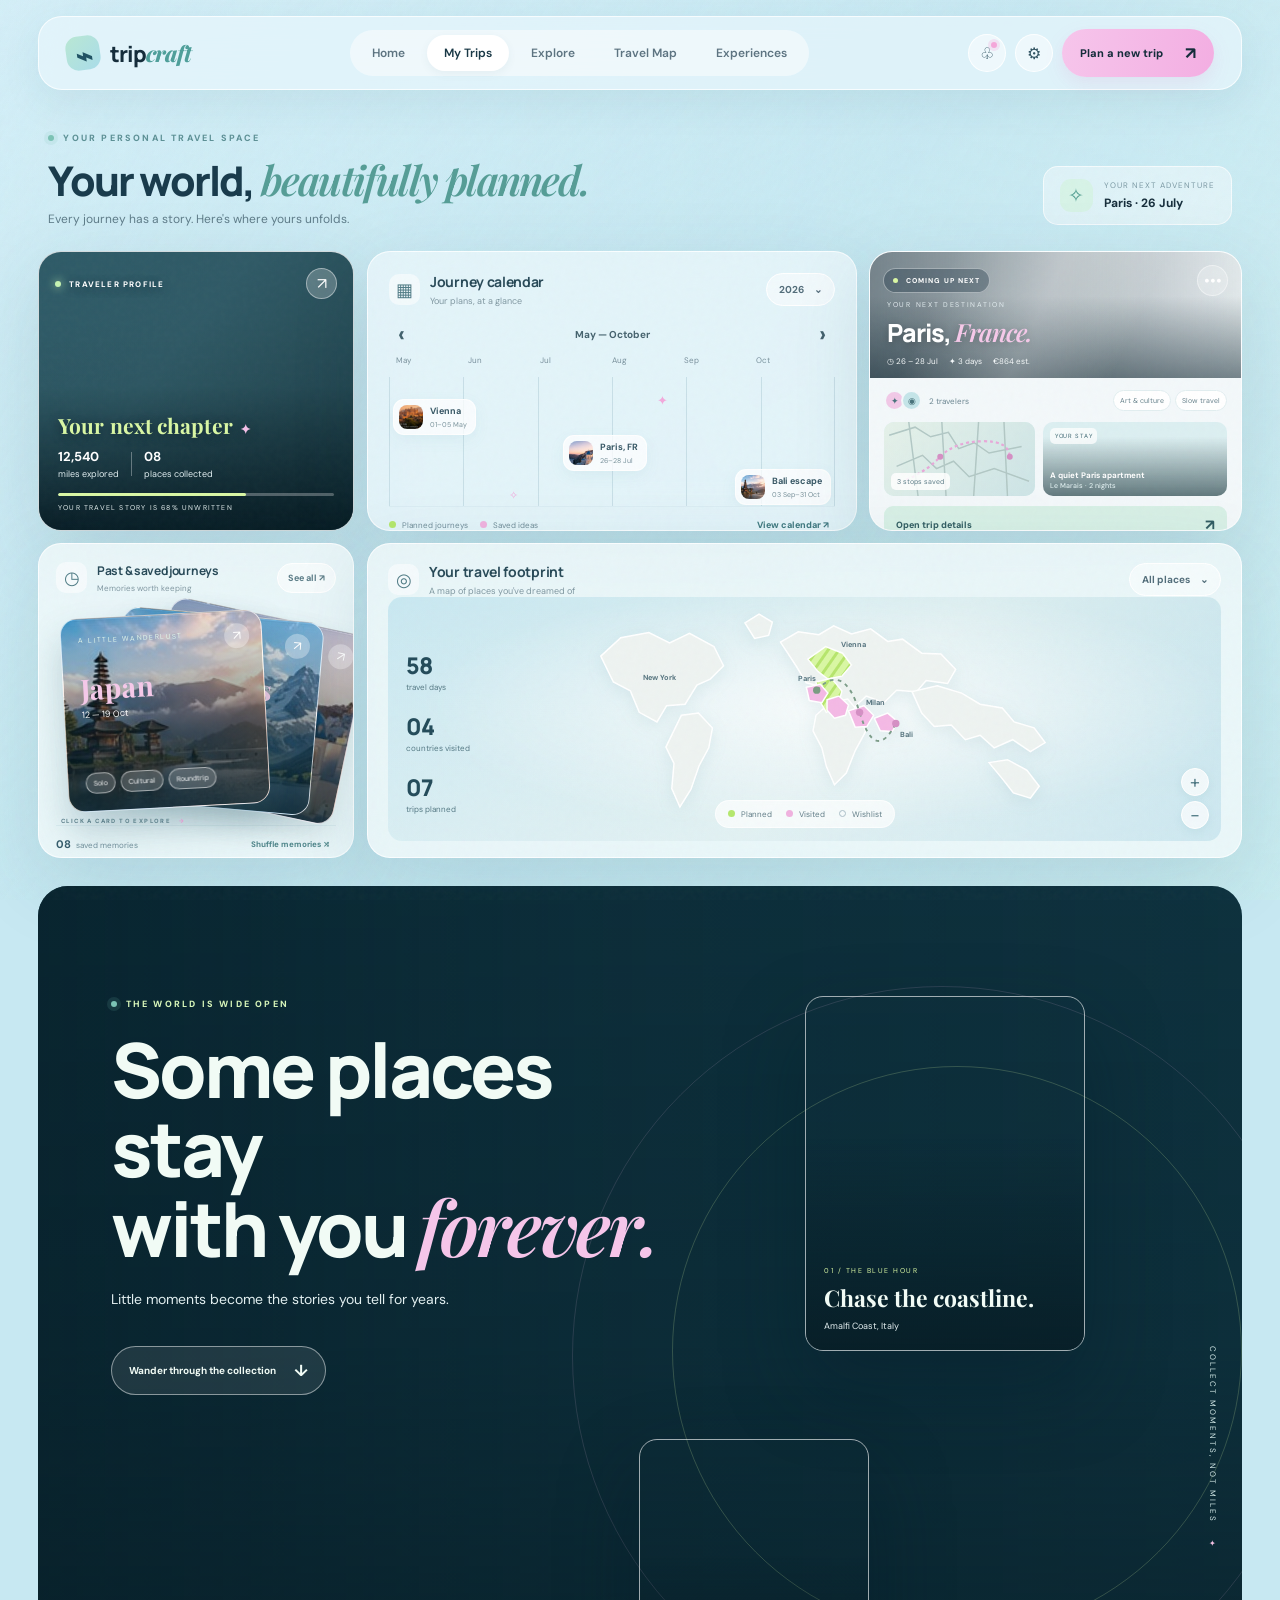
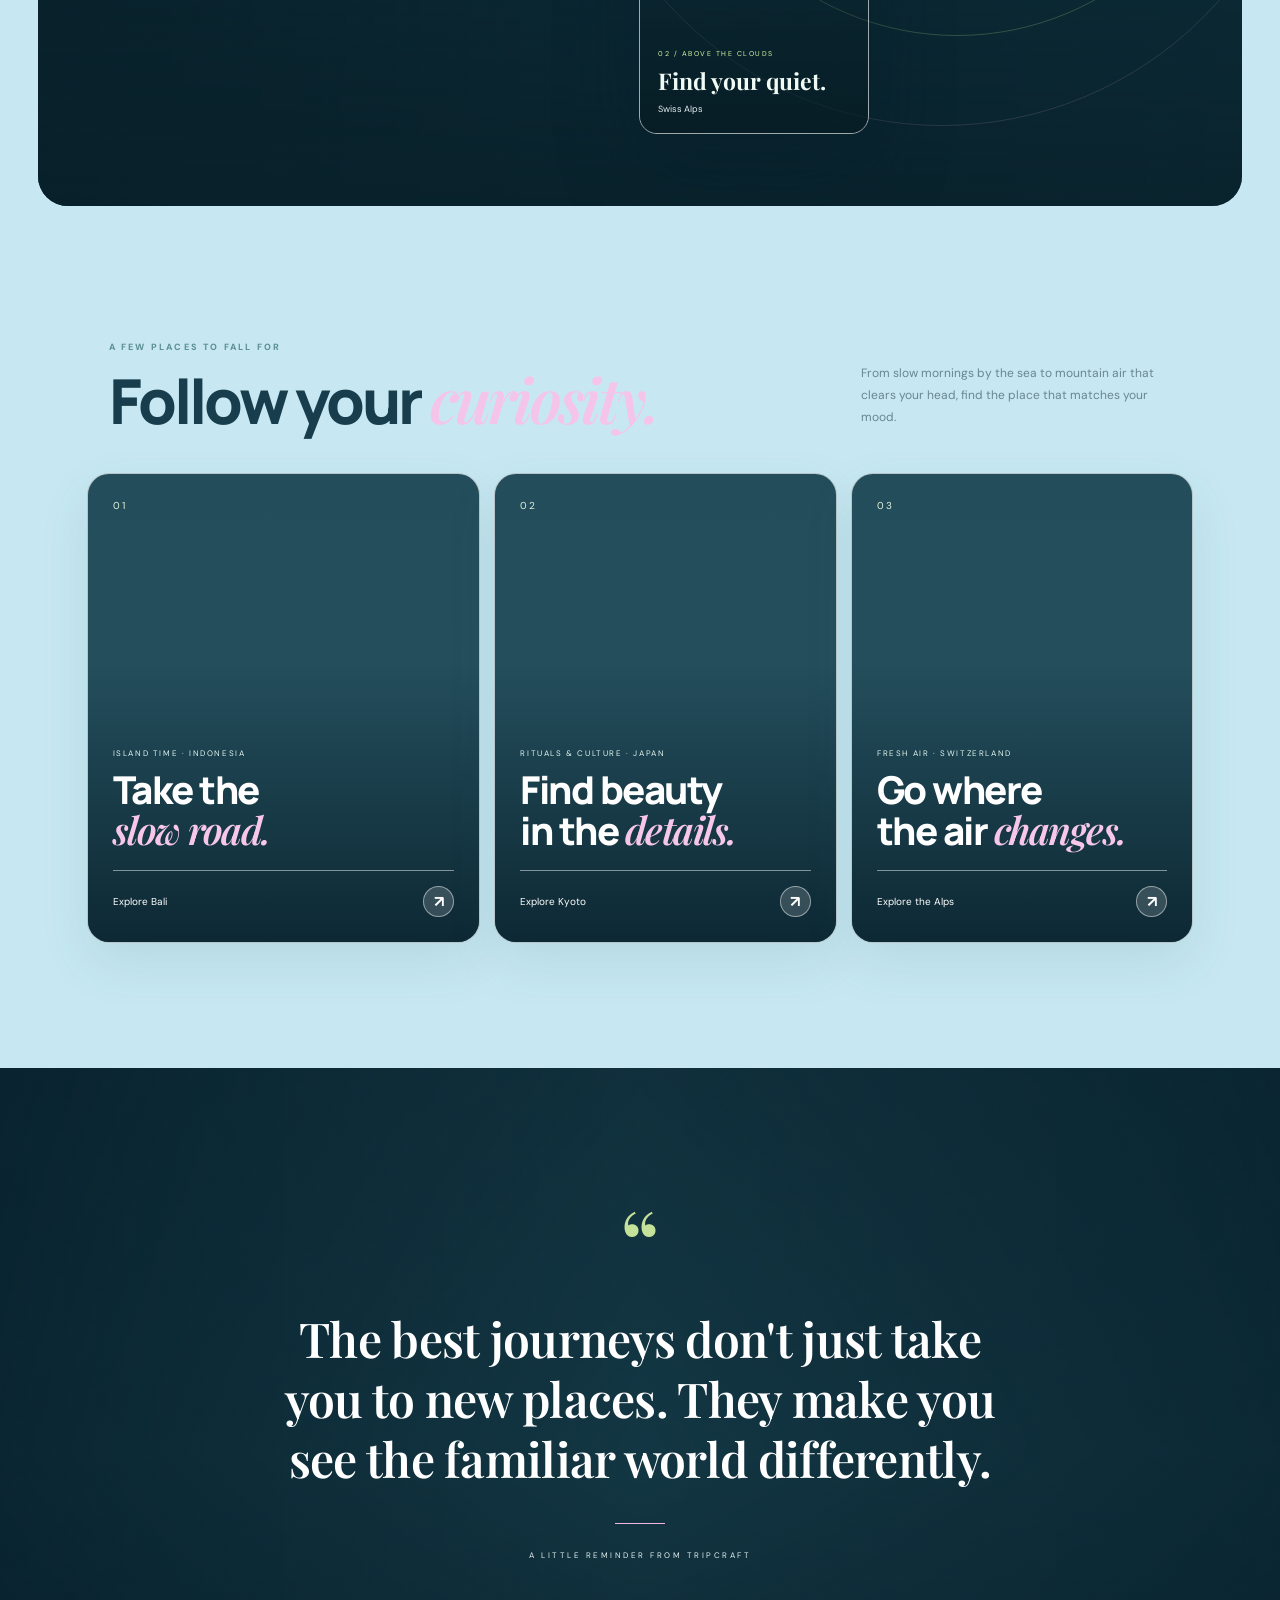
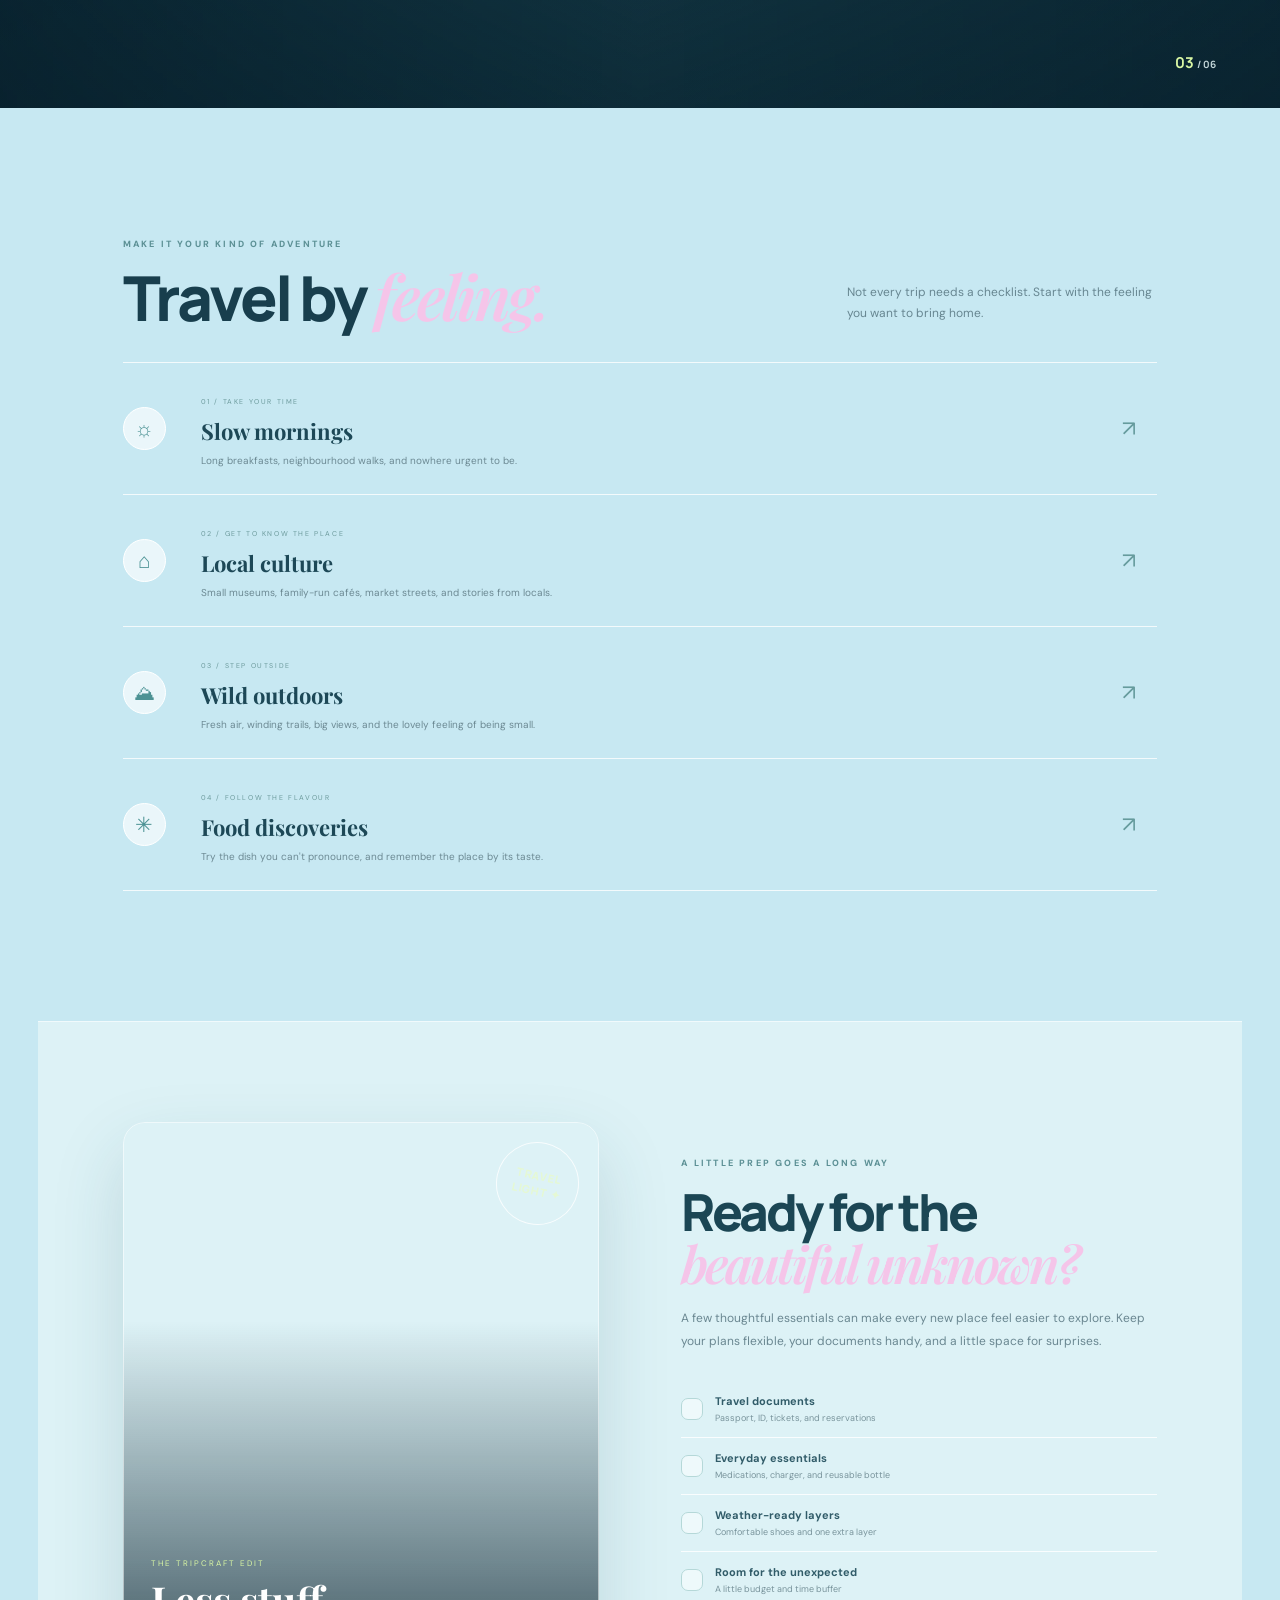
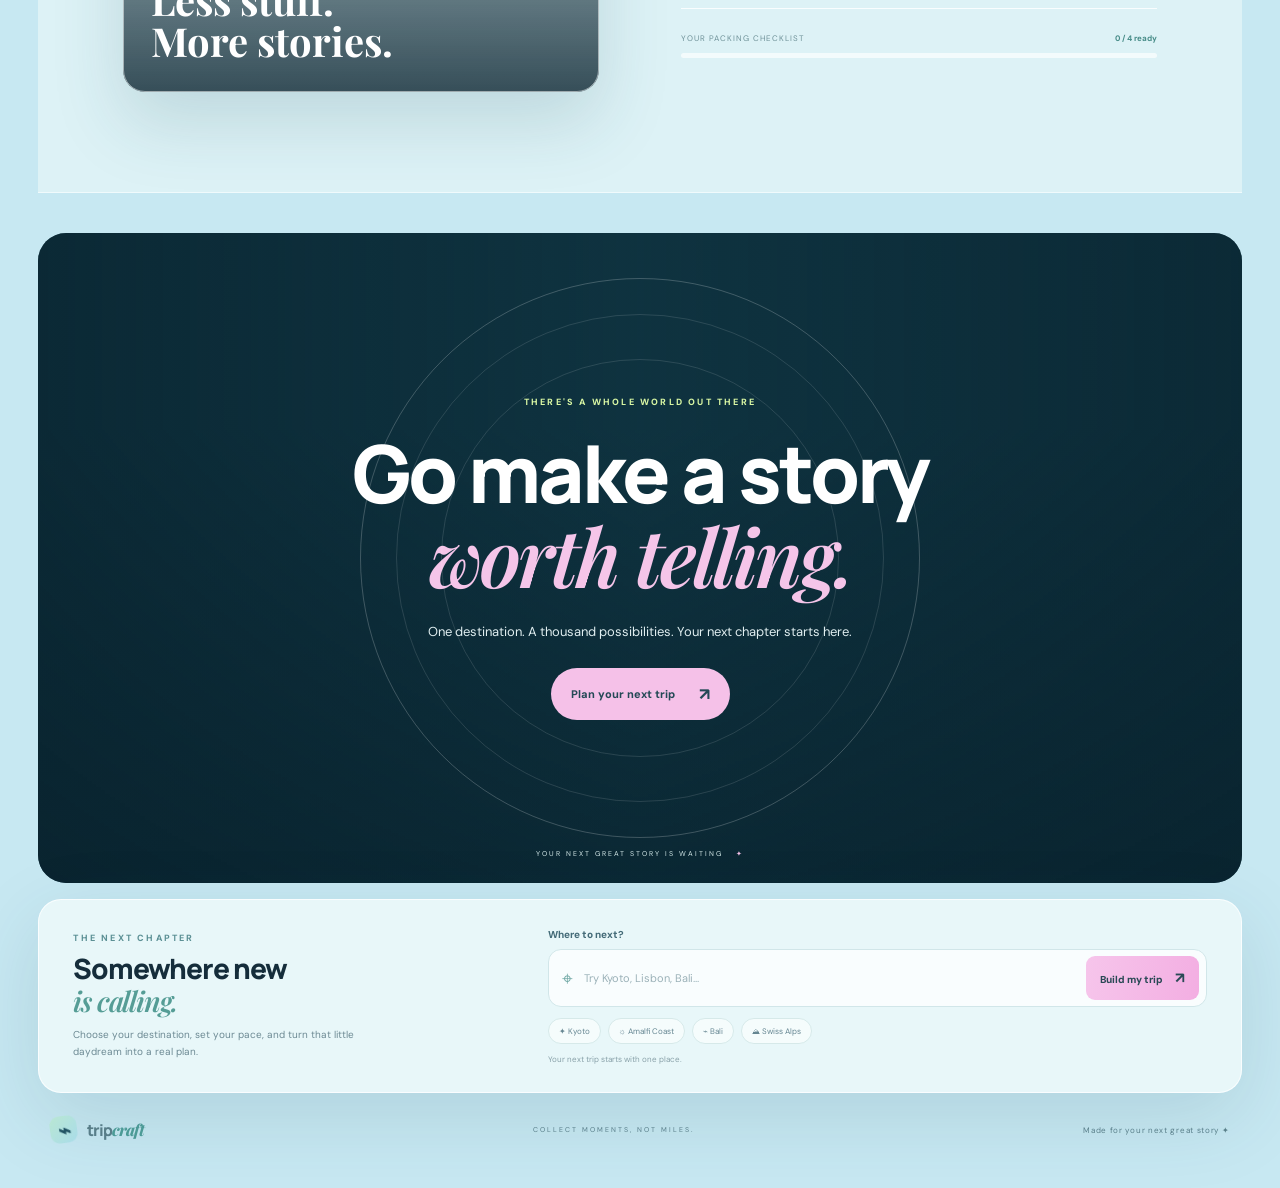
<file: TripCraft_Project 4/index.html>
<!DOCTYPE html>
<html lang="en">
<head>
<meta charset="UTF-8">
<meta name="viewport" content="width=device-width, initial-scale=1.0">
<meta name="theme-color" content="#d9f0f7">
<title>TripCraft — Your world, beautifully planned</title>
<link rel="preconnect" href="https://fonts.googleapis.com">
<link rel="preconnect" href="https://fonts.gstatic.com" crossorigin>
<link href="https://fonts.googleapis.com/css2?family=DM+Sans:wght@400;500;600;700&family=Manrope:wght@400;500;600;700;800&family=Playfair+Display:ital,wght@0,600;0,700;1,600;1,700&display=swap" rel="stylesheet">
<link rel="stylesheet" href="styles.css">
</head>
<body>
<div class="page-bg"></div>
<div class="grain"></div>
<header class="topbar">
  <a class="brand" href="#"><span class="brand-icon">⌁</span><span>trip<span>craft</span></span></a>
  <nav class="nav-links" id="navLinks">
    <a class="active" href="#dashboard">Home</a><a href="#trips">My Trips</a><a href="#explore">Explore</a><a href="#mapPanel">Travel Map</a><a href="#experiences">Experiences</a>
  </nav>
  <div class="top-actions"><button class="icon-btn" aria-label="Notifications" id="notifyBtn">♧<i></i></button><button class="icon-btn settings-btn" aria-label="Settings" id="settingsBtn">⚙</button><a class="plan-btn" href="#planner">Plan a new trip <span>↗</span></a><button class="mobile-menu" id="mobileMenu" aria-label="Open menu">☰</button></div>
</header>

<main class="dashboard-shell" id="dashboard">
  <section class="welcome-row reveal">
    <div><div class="eyebrow"><span class="eyebrow-dot"></span> YOUR PERSONAL TRAVEL SPACE</div><h1>Your world, <em>beautifully planned.</em></h1><p>Every journey has a story. Here's where yours unfolds.</p></div>
    <div class="welcome-date"><span class="date-icon">✧</span><div><small>YOUR NEXT ADVENTURE</small><strong id="welcomeNext">Paris · 26 July</strong></div></div>
  </section>

  <section class="dashboard-grid">
    <article class="panel profile-card reveal">
      <div class="profile-photo" role="img" aria-label="Traveler portrait"></div>
      <div class="profile-overlay"></div>
      <div class="profile-top"><span class="profile-tag"><span class="online-dot"></span> TRAVELER PROFILE</span><button class="glass-icon" id="profileEdit" aria-label="Edit profile">↗</button></div>
      <div class="profile-bottom"><div class="profile-name">Your next chapter<span>✦</span></div><div class="profile-stats"><span><b id="miles">12,540</b><small>miles explored</small></span><span class="stat-divider"></span><span><b>08</b><small>places collected</small></span></div><div class="profile-progress"><span></span></div><small class="profile-foot">YOUR TRAVEL STORY IS 68% UNWRITTEN</small></div>
      <div class="profile-shimmer"></div>
    </article>

    <article class="panel calendar-card reveal" id="trips">
      <div class="panel-heading"><div><span class="heading-icon">▦</span><div><h2>Journey calendar</h2><p>Your plans, at a glance</p></div></div><button class="year-select" id="yearToggle">2026 <span>⌄</span></button></div>
      <div class="calendar-controls"><button id="prevMonths" aria-label="Previous months">‹</button><span id="monthRange">May — October</span><button id="nextMonths" aria-label="Next months">›</button></div>
      <div class="timeline" id="timeline">
        <div class="timeline-months"><span>May</span><span>Jun</span><span>Jul</span><span>Aug</span><span>Sep</span><span>Oct</span></div>
        <div class="timeline-lines"><i></i><i></i><i></i><i></i><i></i><i></i></div>
        <button class="trip-pill pill-vienna" data-trip="Vienna" data-detail="01–05 May · City break"><span class="trip-thumb thumb-vienna"></span><span><b>Vienna</b><small>01–05 May</small></span></button>
        <button class="trip-pill pill-paris" data-trip="Paris" data-detail="26–28 July · Art & cafés"><span class="trip-thumb thumb-paris"></span><span><b>Paris, FR</b><small>26–28 Jul</small></span></button>
        <button class="trip-pill pill-bali" data-trip="Bali" data-detail="03 Sep–31 Oct · Slow travel"><span class="trip-thumb thumb-bali"></span><span><b>Bali escape</b><small>03 Sep–31 Oct</small></span></button>
        <div class="timeline-spark spark-a">✦</div><div class="timeline-spark spark-b">✧</div>
      </div>
      <div class="calendar-footer"><span><i class="legend-dot planned"></i> Planned journeys</span><span><i class="legend-dot saved"></i> Saved ideas</span><button id="viewCalendar">View calendar ↗</button></div>
    </article>

    <article class="panel next-trip-card reveal">
      <div class="next-trip-image"><div class="image-glow"></div><div class="next-trip-top"><span class="status-chip"><i></i> COMING UP NEXT</span><button class="glass-icon" id="tripOptions" aria-label="Trip options">•••</button></div><div class="trip-destination"><small>YOUR NEXT DESTINATION</small><h2>Paris, <em>France.</em></h2><div class="trip-meta"><span>◷ 26 – 28 Jul</span><span>✦ 3 days</span><span>€864 est.</span></div></div></div>
      <div class="next-trip-content"><div class="traveler-row"><div class="mini-avatars"><span>✦</span><span>◉</span></div><span>2 travelers</span><div class="tag-list"><span>Art & culture</span><span>Slow travel</span></div></div><div class="trip-info-grid"><div class="mini-map" aria-label="Stylized map preview"><svg viewBox="0 0 180 100"><path d="M-5 18 L30 7 51 20 75 14 89 36 110 28 130 42 174 33 M5 60 L40 45 59 63 82 53 103 74 137 63 184 80 M21 -4 L34 100 M66 -3 L72 103 M116 -3 L109 103 M150 -3 L155 103" fill="none" stroke="#b2c8c5" stroke-width="2"/><path d="M18 78 Q45 67 64 47 T120 26 T158 47" fill="none" stroke="#e8a8d9" stroke-width="3" stroke-dasharray="4 4"/><circle cx="64" cy="47" r="4" fill="#d58fc4"/><circle cx="158" cy="47" r="4" fill="#d58fc4"/></svg><span>3 stops saved</span></div><div class="stay-photo"><span class="stay-label">YOUR STAY</span><span class="stay-caption">A quiet Paris apartment<br><small>Le Marais · 2 nights</small></span></div></div><button class="trip-open" id="openTrip">Open trip details <span>↗</span></button></div>
    </article>

    <article class="panel previous-card reveal" id="explore">
      <div class="panel-heading"><div><span class="heading-icon">◷</span><div><h2>Past & saved journeys</h2><p>Memories worth keeping</p></div></div><button class="text-action" id="seeAllTrips">See all ↗</button></div>
      <div class="memory-stack" id="memoryStack">
        <button class="memory-card memory-japan active" data-memory="Japan"><span class="memory-overline">A LITTLE WANDERLUST</span><span class="memory-title">Japan</span><span class="memory-date">12 — 19 Oct</span><span class="memory-tags"><i>Solo</i><i>Cultural</i><i>Roundtrip</i></span><span class="memory-arrow">↗</span></button>
        <button class="memory-card memory-alps" data-memory="Swiss Alps"><span class="memory-overline">FRESH AIR CLUB</span><span class="memory-title">Swiss Alps</span><span class="memory-date">04 — 10 Jun</span><span class="memory-arrow">↗</span></button>
        <button class="memory-card memory-coast" data-memory="Amalfi Coast"><span class="memory-overline">THE SLOW DAYS</span><span class="memory-title">Amalfi</span><span class="memory-date">18 — 23 Aug</span><span class="memory-arrow">↗</span></button>
        <div class="stack-hint">CLICK A CARD TO EXPLORE <span>→</span></div>
      </div>
      <div class="memory-footer"><span><b>08</b> saved memories</span><button id="shuffleMemory">Shuffle memories ⤨</button></div>
    </article>

    <article class="panel map-panel reveal" id="mapPanel">
      <div class="map-top"><div class="panel-heading"><div><span class="heading-icon">◎</span><div><h2>Your travel footprint</h2><p>A map of places you've dreamed of</p></div></div></div><button class="country-select" id="countryToggle">All places <span>⌄</span></button></div>
      <div class="world-map">
        <div class="map-wash"></div>
        <svg class="map-art" viewBox="0 0 740 330" role="img" aria-label="Illustrated map showing visited and planned travel destinations">
          <defs><pattern id="plannedPattern" width="12" height="12" patternUnits="userSpaceOnUse" patternTransform="rotate(35)"><rect width="12" height="12" fill="#d9f7a4"/><rect width="4" height="12" fill="#b6e56c"/></pattern></defs>
          <g class="continent" fill="#eef3f1" stroke="#fff" stroke-width="2">
            <path d="M55 80 L82 55 120 48 148 62 175 49 208 67 221 93 203 111 185 119 169 145 144 147 131 169 107 156 95 127 72 115Z"/>
            <path d="M164 160 L187 157 206 177 201 204 188 228 177 260 162 284 151 259 154 225 143 203Z"/>
            <path d="M298 61 L322 47 350 51 370 39 394 50 420 43 443 60 463 57 489 76 515 77 535 98 524 117 495 113 482 128 455 126 438 143 414 134 396 151 375 142 356 122 333 116 319 93Z"/>
            <path d="M365 143 L389 138 405 157 413 182 399 208 387 238 371 254 360 229 354 204 342 181 346 160Z"/>
            <path d="M476 128 L510 120 543 130 568 145 598 150 614 169 641 177 656 197 636 209 612 193 587 204 568 187 548 193 529 173 506 175 489 157Z"/>
            <path d="M580 224 L605 220 631 234 648 256 636 272 613 265 599 247Z"/>
            <path d="M250 35 L269 23 287 34 282 52 263 56Z"/>
          </g>
          <g class="map-planned"><path d="M335 84 L359 67 382 76 394 92 381 107 362 111 349 101Z" fill="url(#plannedPattern)" stroke="#fff" stroke-width="2"/><path d="M346 115 L367 110 381 127 376 147 360 156 350 139Z" fill="url(#plannedPattern)" stroke="#fff" stroke-width="2"/></g>
          <g class="map-visited" fill="#f4b9e5" stroke="#fff" stroke-width="2"><path d="M333 122 L352 118 362 130 354 143 337 140Z"/><path d="M361 139 L377 134 390 146 386 160 371 164 361 153Z"/><path d="M390 154 L411 147 424 160 415 175 399 176Z"/><path d="M425 164 L443 157 457 169 449 182 433 181Z"/></g>
          <g class="map-routes"><path d="M347 126 Q384 87 405 156 T454 171" fill="none" stroke="#7c9d89" stroke-width="2.5" stroke-dasharray="5 6"/><circle cx="347" cy="126" r="5" fill="#7b9c83"/><circle cx="405" cy="156" r="5" fill="#d58fc4"/><circle cx="454" cy="171" r="5" fill="#d58fc4"/></g>
          <g class="map-labels"><text x="322" y="113">Paris</text><text x="414" y="146">Milan</text><text x="460" y="190">Bali</text><text x="112" y="112">New York</text><text x="380" y="67">Vienna</text></g>
        </svg>
        <div class="map-stat stat-days"><strong id="travelDays">58</strong><span>travel days</span></div><div class="map-stat stat-countries"><strong id="countriesCount">04</strong><span>countries visited</span></div><div class="map-stat stat-trips"><strong id="tripsCount">07</strong><span>trips planned</span></div>
        <div class="map-zoom"><button id="zoomIn" aria-label="Zoom in">+</button><button id="zoomOut" aria-label="Zoom out">−</button></div>
        <div class="map-legend"><span><i class="legend-dot planned"></i> Planned</span><span><i class="legend-dot visited"></i> Visited</span><span><i class="legend-dot notvisited"></i> Wishlist</span></div>
      </div>
    </article>
  </section>

  
<section class="story-section" id="trip-stories">
  <div class="story-backdrop"></div>
  <div class="story-intro reveal"><div class="eyebrow"><span class="eyebrow-dot"></span> THE WORLD IS WIDE OPEN</div><h2>Some places stay<br>with you <em>forever.</em></h2><p>Little moments become the stories you tell for years.</p><a href="#explore" class="story-link">Wander through the collection <span>↓</span></a></div>
  <div class="story-photo story-photo-one reveal"><div class="story-photo-image photo-coast"></div><div class="story-photo-caption"><span>01 / THE BLUE HOUR</span><strong>Chase the coastline.</strong><small>Amalfi Coast, Italy</small></div></div>
  <div class="story-photo story-photo-two reveal"><div class="story-photo-image photo-mountain"></div><div class="story-photo-caption"><span>02 / ABOVE THE CLOUDS</span><strong>Find your quiet.</strong><small>Swiss Alps</small></div></div>
  <div class="story-orbit orbit-one"></div><div class="story-orbit orbit-two"></div>
  <div class="story-side-note">COLLECT MOMENTS, NOT MILES <span>✦</span></div>
</section>

<section class="destination-experience" id="destinations">
  <div class="destination-experience-head reveal"><div><div class="eyebrow">A FEW PLACES TO FALL FOR</div><h2>Follow your <em>curiosity.</em></h2></div><p>From slow mornings by the sea to mountain air that clears your head, find the place that matches your mood.</p></div>
  <div class="destination-feature-grid">
    <button class="feature-destination feature-bali reveal" data-feature-place="Bali, Indonesia"><span class="feature-number">01</span><span class="feature-meta">ISLAND TIME · INDONESIA</span><span class="feature-title">Take the<br><em>slow road.</em></span><span class="feature-bottom"><span>Explore Bali</span><b>↗</b></span></button>
    <button class="feature-destination feature-kyoto reveal" data-feature-place="Kyoto, Japan"><span class="feature-number">02</span><span class="feature-meta">RITUALS & CULTURE · JAPAN</span><span class="feature-title">Find beauty<br>in the <em>details.</em></span><span class="feature-bottom"><span>Explore Kyoto</span><b>↗</b></span></button>
    <button class="feature-destination feature-swiss reveal" data-feature-place="Swiss Alps"><span class="feature-number">03</span><span class="feature-meta">FRESH AIR · SWITZERLAND</span><span class="feature-title">Go where<br>the air <em>changes.</em></span><span class="feature-bottom"><span>Explore the Alps</span><b>↗</b></span></button>
  </div>
</section>

<section class="scroll-quote-section" id="travel-philosophy">
  <div class="quote-image-layer"></div><div class="quote-vignette"></div>
  <div class="quote-content reveal"><span class="quote-mark">“</span><p>The best journeys don't just take you to new places. They make you see the familiar world differently.</p><div class="quote-rule"></div><span class="quote-caption">A LITTLE REMINDER FROM TRIPCRAFT</span></div>
  <div class="quote-scroll-number">03 <span>/ 06</span></div>
</section>

<section class="experience-section" id="experiences">
  <div class="experience-header reveal"><div><div class="eyebrow">MAKE IT YOUR KIND OF ADVENTURE</div><h2>Travel by <em>feeling.</em></h2></div><p>Not every trip needs a checklist. Start with the feeling you want to bring home.</p></div>
  <div class="experience-row reveal" data-experience="Slow mornings"><div class="experience-icon">☼</div><div class="experience-copy"><span>01 / TAKE YOUR TIME</span><h3>Slow mornings</h3><p>Long breakfasts, neighbourhood walks, and nowhere urgent to be.</p></div><div class="experience-image exp-slow"></div><span class="experience-arrow">↗</span></div>
  <div class="experience-row reveal" data-experience="Local culture"><div class="experience-icon">⌂</div><div class="experience-copy"><span>02 / GET TO KNOW THE PLACE</span><h3>Local culture</h3><p>Small museums, family-run cafés, market streets, and stories from locals.</p></div><div class="experience-image exp-culture"></div><span class="experience-arrow">↗</span></div>
  <div class="experience-row reveal" data-experience="Wild outdoors"><div class="experience-icon">⛰</div><div class="experience-copy"><span>03 / STEP OUTSIDE</span><h3>Wild outdoors</h3><p>Fresh air, winding trails, big views, and the lovely feeling of being small.</p></div><div class="experience-image exp-wild"></div><span class="experience-arrow">↗</span></div>
  <div class="experience-row reveal" data-experience="Food discoveries"><div class="experience-icon">✳</div><div class="experience-copy"><span>04 / FOLLOW THE FLAVOUR</span><h3>Food discoveries</h3><p>Try the dish you can't pronounce, and remember the place by its taste.</p></div><div class="experience-image exp-food"></div><span class="experience-arrow">↗</span></div>
</section>

<section class="packing-section" id="travel-kit">
  <div class="packing-photo reveal"><div class="packing-photo-overlay"></div><div class="packing-stamp">TRAVEL<br>LIGHT ✦</div><div class="packing-photo-bottom"><span>THE TRIPCRAFT EDIT</span><strong>Less stuff.<br>More stories.</strong></div></div>
  <div class="packing-content reveal"><div class="eyebrow">A LITTLE PREP GOES A LONG WAY</div><h2>Ready for the<br><em>beautiful unknown?</em></h2><p>A few thoughtful essentials can make every new place feel easier to explore. Keep your plans flexible, your documents handy, and a little space for surprises.</p>
    <div class="checklist" id="packingChecklist"><label><input type="checkbox"><span class="check-custom">✓</span><span><b>Travel documents</b><small>Passport, ID, tickets, and reservations</small></span></label><label><input type="checkbox"><span class="check-custom">✓</span><span><b>Everyday essentials</b><small>Medications, charger, and reusable bottle</small></span></label><label><input type="checkbox"><span class="check-custom">✓</span><span><b>Weather-ready layers</b><small>Comfortable shoes and one extra layer</small></span></label><label><input type="checkbox"><span class="check-custom">✓</span><span><b>Room for the unexpected</b><small>A little budget and time buffer</small></span></label></div>
    <div class="packing-progress"><div><span>YOUR PACKING CHECKLIST</span><b id="packingCount">0 / 4 ready</b></div><span class="packing-progress-track"><i id="packingProgressFill"></i></span></div>
  </div>
</section>

<section class="closing-story reveal" id="closingStory"><div class="closing-story-bg"></div><div class="closing-story-content"><div class="eyebrow">THERE'S A WHOLE WORLD OUT THERE</div><h2>Go make a story<br><em>worth telling.</em></h2><p>One destination. A thousand possibilities. Your next chapter starts here.</p><a class="closing-story-btn" href="#planner">Plan your next trip <span>↗</span></a></div><div class="closing-orbit"></div><div class="closing-bottom-note">YOUR NEXT GREAT STORY IS WAITING <span>✦</span></div></section>

<section class="planner-section panel reveal" id="planner">
    <div class="planner-copy"><div class="eyebrow">THE NEXT CHAPTER</div><h2>Somewhere new<br><em>is calling.</em></h2><p>Choose your destination, set your pace, and turn that little daydream into a real plan.</p></div>
    <form id="quickPlanForm" class="quick-plan-form"><label for="destination">Where to next?</label><div class="quick-input"><span>⌖</span><input id="destination" placeholder="Try Kyoto, Lisbon, Bali..." required><button type="submit">Build my trip <span>↗</span></button></div><div class="quick-chips"><button type="button" data-place="Kyoto, Japan">✦ Kyoto</button><button type="button" data-place="Amalfi Coast, Italy">☼ Amalfi Coast</button><button type="button" data-place="Bali, Indonesia">⌁ Bali</button><button type="button" data-place="Swiss Alps">⛰ Swiss Alps</button></div><p class="form-hint" id="formHint">Your next trip starts with one place.</p></form>
  </section>
  <footer><a class="brand" href="#"><span class="brand-icon">⌁</span><span>trip<span>craft</span></span></a><span>COLLECT MOMENTS, NOT MILES.</span><span>Made for your next great story ✦</span></footer>
</main>
<div class="toast" id="toast" role="status" aria-live="polite">Your next story starts here ✦</div>
<div class="modal-backdrop" id="modalBackdrop"><section class="modal"><button class="modal-close" id="modalClose">×</button><div class="eyebrow">TRIPCRAFT DETAILS</div><h2 id="modalTitle">Your trip</h2><p id="modalBody">Your travel details appear here.</p><button class="plan-btn" id="modalAction">Sounds good <span>↗</span></button></section></div>
<script src="app.js"></script>
</body>
</html>
</file>
<file: TripCraft_Project 4/styles.css>
:root{--ink:#152d3b;--muted:#718b98;--mint:#c9efdb;--lime:#d9f7a4;--pink:#f3b5e4;--blue:#d9edf8;--panel:rgba(244,251,252,.77);--line:rgba(255,255,255,.78);--shadow:0 24px 80px rgba(20,66,83,.13);--sans:'DM Sans',sans-serif;--display:'Manrope',sans-serif;--serif:'Playfair Display',serif}
*{box-sizing:border-box}html{scroll-behavior:smooth;scroll-padding-top:100px}body{margin:0;background:#c7e8f2;color:var(--ink);font-family:var(--sans);overflow-x:hidden;min-height:100vh}.page-bg{position:fixed;inset:0;z-index:-3;background-image:linear-gradient(120deg,rgba(213,239,248,.7),rgba(177,225,238,.15) 55%,rgba(220,250,242,.32)),url("https://images.unsplash.com/photo-1500375592092-40eb2168fd21?auto=format&fit=crop&w=2200&q=90");background-size:cover;background-position:center;background-attachment:fixed;animation:bgDrift 30s ease-in-out infinite alternate}.page-bg:after{content:"";position:absolute;inset:0;background:linear-gradient(180deg,rgba(224,244,250,.18),rgba(192,232,239,.36))}.grain{position:fixed;inset:0;pointer-events:none;z-index:20;opacity:.045;background-image:url("data:image/svg+xml,%3Csvg viewBox='0 0 180 180' xmlns='http://www.w3.org/2000/svg'%3E%3Cfilter id='n'%3E%3CfeTurbulence type='fractalNoise' baseFrequency='.9' numOctaves='3' stitchTiles='stitch'/%3E%3C/filter%3E%3Crect width='100%25' height='100%25' filter='url(%23n)' opacity='.6'/%3E%3C/svg%3E")}
a{color:inherit;text-decoration:none}button,input{font:inherit}button{cursor:pointer}.topbar{position:sticky;top:12px;z-index:50;margin:16px auto 0;width:min(1390px,94%);height:74px;padding:0 27px;display:flex;align-items:center;justify-content:space-between;border:1px solid rgba(255,255,255,.72);border-radius:24px;background:rgba(233,247,252,.67);box-shadow:0 12px 40px rgba(30,89,106,.08);backdrop-filter:blur(22px);-webkit-backdrop-filter:blur(22px);animation:topbarIn .8s cubic-bezier(.16,1,.3,1) both}.brand{display:flex;align-items:center;gap:10px;font:800 22px var(--display);letter-spacing:-1px}.brand>span:last-child>span{font-family:var(--serif);font-style:italic;color:#4f9f9a}.brand-icon{width:34px;height:34px;display:grid;place-items:center;background:linear-gradient(140deg,#b9e7d3,#a9dce9);border-radius:12px;color:#215364;font-size:28px;transform:rotate(-8deg)}.nav-links{display:flex;align-items:center;gap:5px;padding:5px;border-radius:30px;background:rgba(255,255,255,.48)}.nav-links a{padding:10px 17px;border-radius:24px;color:#5d7481;font-size:12px;font-weight:600;transition:background .25s,color .25s,transform .25s}.nav-links a:hover{background:rgba(255,255,255,.8);transform:translateY(-1px)}.nav-links a.active{background:#fff;color:#193846;box-shadow:0 3px 10px rgba(36,81,94,.06)}.top-actions{display:flex;align-items:center;gap:9px}.icon-btn,.glass-icon{width:38px;height:38px;border:1px solid rgba(255,255,255,.85);border-radius:50%;background:rgba(255,255,255,.48);color:#315362;font-size:16px;display:grid;place-items:center;position:relative;transition:transform .25s,background .25s}.icon-btn:hover,.glass-icon:hover{transform:rotate(-8deg) scale(1.06);background:#fff}.icon-btn i{position:absolute;right:8px;top:7px;width:6px;height:6px;border-radius:50%;background:#f3a6d9;box-shadow:0 0 0 3px #f3a6d944}.plan-btn{display:inline-flex;align-items:center;gap:22px;padding:13px 18px;border-radius:28px;background:linear-gradient(100deg,#f6c5eb,#f3aee2);font-size:11px;font-weight:800;box-shadow:0 7px 18px rgba(214,128,192,.15);transition:transform .25s,box-shadow .25s}.plan-btn:hover{transform:translateY(-3px);box-shadow:0 12px 25px rgba(214,128,192,.25)}.plan-btn span{font-size:17px}.mobile-menu{display:none;border:0;background:transparent;font-size:22px;color:var(--ink)}
.dashboard-shell{width:min(1390px,94%);margin:26px auto 0;padding-bottom:35px}.welcome-row{display:flex;align-items:end;justify-content:space-between;padding:16px 10px 24px;gap:20px}.eyebrow{display:flex;align-items:center;gap:9px;font-size:9px;letter-spacing:2.2px;font-weight:800;color:#5c9095}.eyebrow-dot{width:6px;height:6px;border-radius:50%;background:#7cc3b5;box-shadow:0 0 0 4px #7cc3b522}.welcome-row h1{font:800 clamp(26px,3.2vw,42px)/1.18 var(--display);letter-spacing:-1.8px;margin:11px 0 7px;color:#183a4b}.welcome-row h1 em,.planner-copy h2 em{font-family:var(--serif);font-weight:600;color:#559d96}.welcome-row p{margin:0;color:#5e7d8a;font-size:12px}.welcome-date{display:flex;align-items:center;gap:11px;padding:12px 16px;border:1px solid #ffffffaa;border-radius:15px;background:#ffffff66;backdrop-filter:blur(14px);margin-bottom:2px;animation:floatSoft 6s ease-in-out infinite}.date-icon{width:33px;height:33px;display:grid;place-items:center;border-radius:11px;background:#d7f3e7;color:#4e9c8f;font-size:19px}.welcome-date small,.welcome-date strong{display:block}.welcome-date small{font-size:8px;color:#7c9aa5;letter-spacing:1px;margin-bottom:5px}.welcome-date strong{font-size:12px}
.dashboard-grid{display:grid;grid-template-columns:1fr 1.55fr 1.18fr;grid-template-rows:280px 315px;gap:12px}.panel{position:relative;border:1px solid var(--line);border-radius:23px;background:var(--panel);box-shadow:var(--shadow);backdrop-filter:blur(20px);-webkit-backdrop-filter:blur(20px);overflow:hidden;transition:transform .35s,box-shadow .35s,border-color .35s}.panel:hover{box-shadow:0 28px 80px rgba(20,66,83,.18);border-color:#fff}.profile-card{grid-column:1;grid-row:1;background:#315c68;isolation:isolate;color:white;min-height:280px}.profile-photo{position:absolute;inset:0;background-image:linear-gradient(180deg,rgba(11,41,54,.04) 25%,rgba(9,35,44,.1) 48%,rgba(6,25,33,.94) 100%),url("https://images.unsplash.com/photo-1534528741775-53994a69daeb?auto=format&fit=crop&w=900&q=90");background-size:cover;background-position:center 38%;transform:scale(1.03);transition:transform 1s cubic-bezier(.16,1,.3,1);z-index:-2}.profile-card:hover .profile-photo{transform:scale(1.1)}.profile-overlay{position:absolute;inset:0;background:linear-gradient(130deg,rgba(34,100,116,.1),transparent 40%,rgba(7,27,33,.45));z-index:-1}.profile-top{display:flex;justify-content:space-between;align-items:center;padding:16px}.profile-tag{font-size:8px;letter-spacing:1.2px;font-weight:800;text-shadow:0 2px 9px #1238}.online-dot{display:inline-block;width:6px;height:6px;background:#c7f3b2;border-radius:50%;margin-right:5px;box-shadow:0 0 10px #c7f3b2}.glass-icon{background:rgba(255,255,255,.24);border-color:#ffffff6e;color:white;backdrop-filter:blur(10px);width:31px;height:31px}.profile-bottom{position:absolute;left:19px;right:19px;bottom:18px}.profile-name{font:700 21px var(--serif);letter-spacing:.1px;color:#d9f7a4;text-shadow:0 2px 10px #142a33}.profile-name span{font-size:13px;margin-left:7px;color:#f5c0e8}.profile-stats{display:flex;align-items:center;gap:12px;margin-top:9px}.profile-stats b,.profile-stats small{display:block}.profile-stats b{font-size:13px}.profile-stats small{font-size:9px;color:#e0edf0;margin-top:3px}.stat-divider{height:24px;width:1px;background:#ffffff55}.profile-progress{height:3px;background:#ffffff47;border-radius:5px;margin-top:13px;overflow:hidden}.profile-progress span{display:block;height:100%;width:68%;background:#d9f7a4;border-radius:5px;animation:progressGrow 1.5s .7s both}.profile-foot{display:block;font-size:7px;letter-spacing:1.2px;margin-top:7px;color:#e4f0f0}
.calendar-card{grid-column:2;grid-row:1;padding:20px 21px;background:rgba(232,246,251,.83)}.panel-heading{display:flex;align-items:center;justify-content:space-between;gap:10px}.panel-heading>div{display:flex;align-items:center;gap:10px}.heading-icon{display:grid;place-items:center;width:31px;height:31px;border-radius:10px;background:#fff8;color:#507c86;font-size:18px}.panel-heading h2{font:700 14px var(--display);margin:0;color:#274957;letter-spacing:-.3px}.panel-heading p{font-size:9px;color:#8098a1;margin:4px 0 0}.year-select,.country-select{border:1px solid #fff;background:#ffffff80;border-radius:25px;padding:9px 12px;font-size:10px;font-weight:700;color:#526d7a}.year-select span,.country-select span{margin-left:8px}.calendar-controls{display:flex;justify-content:space-between;align-items:center;margin:15px 0 8px;font-size:10px;font-weight:700;color:#46636e}.calendar-controls button{border:0;background:transparent;color:#42616c;font-size:23px;line-height:1;width:25px;height:25px;border-radius:50%;transition:background .2s}.calendar-controls button:hover{background:white}.timeline{height:151px;position:relative;overflow:hidden}.timeline-months{display:grid;grid-template-columns:repeat(6,1fr);position:relative;z-index:1;font-size:8px;color:#79919c;padding:0 7px 7px}.timeline-lines{position:absolute;inset:22px 0 0;display:grid;grid-template-columns:repeat(6,1fr)}.timeline-lines i{border-left:1px solid #c8dfe7}.timeline-lines i:last-child{border-right:1px solid #c8dfe7}.trip-pill{position:absolute;display:flex;align-items:center;gap:7px;padding:5px 8px 5px 5px;border:1px solid #ffffffd9;border-radius:11px;background:rgba(255,255,255,.74);box-shadow:0 5px 15px #5e9ca515;text-align:left;z-index:2;transition:transform .3s,box-shadow .3s,background .3s;white-space:nowrap}.trip-pill:hover{transform:translateY(-4px) scale(1.03);background:#fff;box-shadow:0 10px 25px #5e9ca533}.trip-pill b,.trip-pill small{display:block}.trip-pill b{font-size:9px;color:#375765}.trip-pill small{font-size:7px;color:#78909b;margin-top:3px}.trip-thumb{width:24px;height:24px;border-radius:8px;background-size:cover;background-position:center;flex-shrink:0}.thumb-vienna{background-image:url("assets/jaipur.jpg")}.thumb-paris{background-image:url("assets/santorini.jpg")}.thumb-bali{background-image:url("assets/bali.jpg")}.pill-vienna{left:1%;top:44px}.pill-paris{left:39%;top:80px}.pill-bali{right:1%;top:114px}.timeline-spark{position:absolute;color:#f2a9db;animation:twinkle 2.8s ease-in-out infinite}.spark-a{top:37px;left:60%;font-size:13px}.spark-b{bottom:4px;left:27%;font-size:11px;animation-delay:-1.4s}.calendar-footer{display:flex;align-items:center;gap:12px;border-top:1px solid #c8dfe755;padding-top:11px;font-size:8px;color:#6f8c98}.calendar-footer span{white-space:nowrap}.calendar-footer button{margin-left:auto;border:0;background:transparent;color:#3f7980;font-size:9px;font-weight:800;white-space:nowrap}.legend-dot{display:inline-block;width:7px;height:7px;border-radius:50%;margin-right:4px}.legend-dot.planned{background:#b5e86d}.legend-dot.saved{background:#f0b2df}.legend-dot.visited{background:#f0b2df}.legend-dot.notvisited{background:transparent;border:1px solid #a9bec7}
.next-trip-card{grid-column:3;grid-row:1;background:#f3f8fa}.next-trip-image{height:126px;position:relative;background-image:linear-gradient(90deg,rgba(13,35,47,.55),rgba(13,35,47,.08)),url("https://images.unsplash.com/photo-1502602898657-3e91760cbb34?auto=format&fit=crop&w=1000&q=85");background-size:cover;background-position:center 48%;color:white;overflow:hidden}.next-trip-image:after{content:"";position:absolute;inset:0;background:linear-gradient(0deg,rgba(9,32,43,.5),transparent 65%)}.image-glow{position:absolute;inset:-50%;background:linear-gradient(115deg,transparent 35%,rgba(255,255,255,.23) 48%,transparent 60%);animation:photoSheen 8s ease-in-out infinite;z-index:1}.next-trip-top{position:relative;z-index:2;display:flex;align-items:center;justify-content:space-between;padding:13px}.status-chip{padding:7px 9px;border-radius:20px;background:#122c3d55;border:1px solid #ffffff6e;backdrop-filter:blur(12px);font-size:7px;letter-spacing:1px;font-weight:800}.status-chip i{display:inline-block;width:5px;height:5px;border-radius:50%;background:#d9f7a4;margin-right:5px}.trip-destination{position:absolute;z-index:2;left:17px;bottom:12px}.trip-destination small{font-size:7px;letter-spacing:1.7px;color:#e3edf0}.trip-destination h2{font:800 25px var(--display);letter-spacing:-1px;margin:3px 0 6px;text-shadow:0 2px 8px #0004}.trip-destination h2 em{font-family:var(--serif);font-weight:600;color:#f6c9e9}.trip-meta{display:flex;gap:11px;font-size:8px;color:#f5f9fa}.next-trip-content{padding:12px 14px 13px}.traveler-row{display:flex;align-items:center;gap:7px;font-size:8px;color:#6c8792}.mini-avatars{display:flex}.mini-avatars span{width:21px;height:21px;display:grid;place-items:center;border:2px solid #f3f8fa;border-radius:50%;margin-left:-4px;background:#c5e5e9;color:#48737b;font-size:9px}.mini-avatars span:first-child{margin-left:0;background:#f1c9e7}.tag-list{display:flex;gap:4px;margin-left:auto}.tag-list span{padding:5px 6px;background:#fff;border:1px solid #e2eef0;border-radius:15px;font-size:7px;color:#66818b;white-space:nowrap}.trip-info-grid{display:grid;grid-template-columns:.82fr 1fr;gap:8px;margin-top:11px}.mini-map,.stay-photo{height:74px;position:relative;border-radius:10px;overflow:hidden;background:#dceff1}.mini-map svg{width:100%;height:100%;background:linear-gradient(135deg,#e5f1e9,#cde4e6)}.mini-map>span{position:absolute;bottom:6px;left:7px;background:#ffffffd9;padding:4px 6px;border-radius:5px;font-size:7px;color:#5d7d88}.stay-photo{background-image:linear-gradient(0deg,rgba(16,42,49,.6),transparent 80%),url("https://images.unsplash.com/photo-1600210492486-724fe5c67fb0?auto=format&fit=crop&w=600&q=85");background-size:cover;background-position:center}.stay-label{position:absolute;top:6px;left:7px;background:#ffffffbd;border-radius:5px;padding:4px 5px;font-size:6px;letter-spacing:.7px;color:#3b6571}.stay-caption{position:absolute;left:7px;bottom:6px;color:white;font-size:8px;font-weight:700}.stay-caption small{font-size:7px;font-weight:500;color:#e2f0f1}.trip-open{display:flex;justify-content:space-between;align-items:center;width:100%;margin-top:10px;padding:9px 12px;border:0;border-radius:9px;background:#d8f0e6;color:#315d62;font-size:9px;font-weight:800;transition:background .25s,transform .25s}.trip-open:hover{background:#c6ebd8;transform:translateY(-2px)}.trip-open span{font-size:15px}
.previous-card{grid-column:1;grid-row:2;padding:18px 17px;background:rgba(241,249,251,.83)}.previous-card .panel-heading h2{font-size:12px}.previous-card .panel-heading p{font-size:8px}.text-action{border:1px solid white;background:#ffffff8c;padding:8px 10px;border-radius:20px;font-size:9px;font-weight:800;color:#5d7e89;white-space:nowrap}.memory-stack{height:218px;position:relative;margin-top:14px;perspective:800px}.memory-card{position:absolute;top:7px;left:8px;width:72%;height:194px;border:1px solid #ffffffaa;border-radius:17px;overflow:hidden;color:white;text-align:left;padding:17px;display:flex;flex-direction:column;align-items:flex-start;box-shadow:0 12px 26px #285b6c22;transition:transform .55s cubic-bezier(.16,1,.3,1),filter .35s,box-shadow .35s;background-size:cover;background-position:center}.memory-card:before{content:"";position:absolute;inset:0;background:linear-gradient(180deg,rgba(9,38,51,.06),rgba(9,38,51,.78));z-index:0}.memory-card>*{position:relative;z-index:1}.memory-japan{z-index:3;transform:rotate(-3deg);background-image:url("assets/bali.jpg")}.memory-alps{z-index:2;left:21%;transform:rotate(5deg);background-image:url("assets/switzerland.jpg");filter:saturate(.9)}.memory-coast{z-index:1;left:34%;transform:rotate(12deg);background-image:url("assets/santorini.jpg");filter:saturate(.8)}.memory-stack:hover .memory-japan{transform:translate(-5px,-5px) rotate(-5deg)}.memory-stack:hover .memory-alps{transform:translate(8px,-2px) rotate(2deg)}.memory-stack:hover .memory-coast{transform:translate(14px,2px) rotate(8deg)}.memory-card.active{box-shadow:0 20px 35px #285b6c40}.memory-overline{font-size:7px;letter-spacing:1.4px;color:#e0f6eb}.memory-title{font:700 28px var(--serif);color:#f5c9e9;margin-top:25px}.memory-date{font-size:9px;margin-top:2px}.memory-tags{display:flex;gap:5px;margin-top:auto}.memory-tags i{font-style:normal;font-size:7px;padding:5px 7px;border-radius:20px;border:1px solid #ffffff85;background:#ffffff2b;backdrop-filter:blur(6px)}.memory-arrow{position:absolute;top:12px;right:12px;width:25px;height:25px;display:grid;place-items:center;border-radius:50%;background:#ffffff54;font-size:13px}.stack-hint{position:absolute;bottom:0;left:5px;z-index:5;font-size:6px;letter-spacing:1.4px;color:#5d808b;font-weight:800}.stack-hint span{color:#e39dd2;margin-left:5px}.memory-footer{display:flex;align-items:center;justify-content:space-between;border-top:1px solid #c7dfe566;padding-top:11px;font-size:8px;color:#72909b}.memory-footer b{font-size:11px;color:#355c6b;margin-right:3px}.memory-footer button{border:0;background:transparent;color:#538a8e;font-size:8px;font-weight:800}
.map-panel{grid-column:2/4;grid-row:2;padding:18px 20px 14px;background:rgba(241,249,251,.83)}.map-top{display:flex;align-items:center;justify-content:space-between;position:relative;z-index:3}.world-map{height:244px;position:relative;margin-top:0;overflow:hidden;border-radius:14px;background:linear-gradient(135deg,#c9e8f1,#dceef0 55%,#c3e3ed)}.map-wash{position:absolute;inset:0;background-image:radial-gradient(ellipse at 53% 45%,rgba(255,255,255,.75),transparent 65%),linear-gradient(0deg,rgba(255,255,255,.18),transparent)}.map-art{position:absolute;width:83%;height:100%;left:12%;top:0;filter:drop-shadow(0 4px 8px rgba(79,135,149,.1));transform-origin:50% 50%;transition:transform .5s cubic-bezier(.16,1,.3,1)}.map-labels text{font:700 10px var(--sans);fill:#587680}.map-routes path{stroke-dasharray:5 6;animation:routeDash 14s linear infinite}.map-stat{position:absolute;left:18px;display:flex;flex-direction:column;z-index:3}.map-stat strong{font:800 23px var(--display);color:#234b5a;letter-spacing:-1px}.map-stat span{font-size:8px;color:#547984;margin-top:1px}.stat-days{top:52px}.stat-countries{top:113px}.stat-trips{top:174px}.map-zoom{position:absolute;right:12px;bottom:12px;display:grid;gap:5px;z-index:3}.map-zoom button{width:28px;height:28px;border:1px solid #ffffff;background:#ffffffb8;border-radius:50%;font-size:18px;color:#4c7782;box-shadow:0 3px 8px #5c9ca21a;transition:transform .2s}.map-zoom button:hover{transform:scale(1.1);background:#fff}.map-legend{position:absolute;bottom:13px;left:50%;transform:translateX(-50%);display:flex;gap:14px;padding:8px 12px;border:1px solid #ffffffb8;border-radius:20px;background:#ffffffad;backdrop-filter:blur(12px);font-size:8px;color:#617d87;z-index:3;white-space:nowrap}.planner-section{margin-top:16px;padding:28px 34px;display:grid;grid-template-columns:.8fr 1.2fr;gap:35px;align-items:center;background:rgba(239,250,251,.82)}.planner-copy h2{font:800 28px/1.12 var(--display);letter-spacing:-1.2px;margin:9px 0}.planner-copy p{max-width:330px;font-size:10px;line-height:1.7;color:#6c8993;margin:0}.quick-plan-form label{display:block;font-size:10px;font-weight:800;margin-bottom:8px;color:#446b78}.quick-input{display:flex;align-items:center;gap:9px;padding:6px 7px 6px 13px;border:1px solid #d1e6e9;border-radius:13px;background:#ffffffb5;transition:border .25s,box-shadow .25s}.quick-input:focus-within{border-color:#81c4b3;box-shadow:0 0 0 4px #b9e8d633}.quick-input>span{color:#70a8a5;font-size:19px}.quick-input input{flex:1;min-width:0;border:0;outline:0;background:transparent;color:#284e5b;font-size:11px}.quick-input input::placeholder{color:#9bb1b8}.quick-input button{border:0;border-radius:9px;background:linear-gradient(100deg,#f6c5eb,#f3aee2);padding:12px 14px;font-size:10px;font-weight:800;color:#294955;white-space:nowrap;transition:transform .2s}.quick-input button:hover{transform:translateY(-2px)}.quick-input button span{margin-left:10px;font-size:15px}.quick-chips{display:flex;flex-wrap:wrap;gap:7px;margin-top:11px}.quick-chips button{border:1px solid #d6e9e9;background:#ffffff90;border-radius:20px;padding:7px 10px;font-size:8px;color:#658691;transition:background .2s,transform .2s}.quick-chips button:hover{background:#fff;transform:translateY(-2px)}.form-hint{font-size:8px;color:#88a0a8;margin:10px 0 0}
footer{display:flex;align-items:center;justify-content:space-between;padding:23px 12px 10px;color:#5c818c;font-size:8px;letter-spacing:.7px}footer .brand{font-size:16px}footer .brand-icon{width:27px;height:27px;font-size:21px;border-radius:9px}footer>span:nth-child(2){letter-spacing:2px;font-size:7px}.toast{position:fixed;bottom:25px;left:50%;transform:translate(-50%,20px);opacity:0;pointer-events:none;background:#163e4a;color:#e9faf2;border:1px solid #ffffff60;border-radius:12px;padding:13px 19px;font-size:11px;font-weight:700;box-shadow:0 15px 40px #163e4a40;z-index:100;transition:opacity .3s,transform .3s}.toast.show{opacity:1;transform:translate(-50%,0)}.modal-backdrop{position:fixed;inset:0;background:rgba(12,39,50,.38);backdrop-filter:blur(10px);z-index:90;display:grid;place-items:center;opacity:0;visibility:hidden;transition:opacity .3s,visibility .3s;padding:20px}.modal-backdrop.open{opacity:1;visibility:visible}.modal{position:relative;width:min(440px,100%);padding:33px;border:1px solid #ffffffd9;border-radius:24px;background:rgba(240,250,251,.94);box-shadow:0 30px 100px #133f4b44;transform:translateY(20px) scale(.97);transition:transform .35s cubic-bezier(.16,1,.3,1)}.modal-backdrop.open .modal{transform:translateY(0) scale(1)}.modal-close{position:absolute;right:17px;top:15px;width:32px;height:32px;border:0;border-radius:50%;background:#d9edf0;color:#426874;font-size:22px}.modal h2{font:800 27px var(--display);margin:10px 0}.modal p{font-size:12px;line-height:1.8;color:#698791;margin-bottom:23px}
.reveal{opacity:0;transform:translateY(28px) scale(.985);filter:blur(2px);transition:opacity .75s cubic-bezier(.16,1,.3,1),transform .75s cubic-bezier(.16,1,.3,1),filter .75s}.reveal.visible{opacity:1;transform:translateY(0) scale(1);filter:blur(0)}.profile-card.reveal.visible{animation:profileIn .9s cubic-bezier(.16,1,.3,1) both}.calendar-card.reveal.visible{animation:calendarIn .95s cubic-bezier(.16,1,.3,1) both}.next-trip-card.reveal.visible{animation:tripIn 1s cubic-bezier(.16,1,.3,1) both}.previous-card.reveal.visible{animation:memoryIn .95s cubic-bezier(.16,1,.3,1) both}.map-panel.reveal.visible{animation:mapIn 1.05s cubic-bezier(.16,1,.3,1) both}.profile-shimmer{position:absolute;inset:-100% -50%;background:linear-gradient(115deg,transparent 40%,#ffffff26 49%,transparent 58%);transform:translateX(-80%);pointer-events:none}.profile-card.visible .profile-shimmer{animation:photoSheen 8s 1s ease-in-out infinite}.calendar-card:hover .timeline-lines i{border-color:#b5d9df}.panel-heading .heading-icon{transition:transform .35s,background .35s}.panel:hover .heading-icon{transform:rotate(-8deg);background:#fff}.map-panel:hover .map-routes path{animation-duration:5s}
@keyframes topbarIn{from{opacity:0;transform:translateY(-15px);filter:blur(5px)}to{opacity:1;transform:translateY(0);filter:blur(0)}}@keyframes profileIn{from{opacity:0;transform:translateX(-28px) rotate(-1deg)}to{opacity:1;transform:translateX(0) rotate(0)}}@keyframes calendarIn{from{opacity:0;transform:translateY(25px) scale(.97)}to{opacity:1;transform:translateY(0) scale(1)}}@keyframes tripIn{from{opacity:0;transform:translateX(28px) rotate(1deg)}to{opacity:1;transform:translateX(0) rotate(0)}}@keyframes memoryIn{from{opacity:0;transform:translateY(25px) rotate(-1deg)}to{opacity:1;transform:translateY(0) rotate(0)}}@keyframes mapIn{from{opacity:0;transform:translateY(30px) scale(.985)}to{opacity:1;transform:translateY(0) scale(1)}}@keyframes photoSheen{0%,45%{transform:translateX(-90%)}70%,100%{transform:translateX(90%)}}@keyframes progressGrow{from{width:0}to{width:68%}}@keyframes twinkle{0%,100%{opacity:.4;transform:scale(.8) rotate(0)}50%{opacity:1;transform:scale(1.2) rotate(30deg)}}@keyframes routeDash{to{stroke-dashoffset:-250}}@keyframes floatSoft{0%,100%{transform:translateY(0)}50%{transform:translateY(-5px)}}@keyframes bgDrift{0%{background-position:48% 50%}100%{background-position:52% 48%}}
@media(max-width:1100px){.topbar{padding:0 18px}.nav-links a{padding:9px 11px}.dashboard-grid{grid-template-columns:.95fr 1.4fr;grid-template-rows:270px 300px auto}.next-trip-card{grid-column:1/3;grid-row:3;display:grid;grid-template-columns:.9fr 1.1fr}.next-trip-image{height:auto;min-height:210px}.next-trip-content{padding:15px}.previous-card{grid-column:1;grid-row:2}.map-panel{grid-column:2;grid-row:2}.memory-card{width:80%}.memory-alps{left:12%}.memory-coast{left:22%}.map-art{width:94%;left:5%}.map-stat{left:12px}.calendar-card{padding:17px}.pill-bali{top:114px}.welcome-row h1{font-size:34px}}
@media(max-width:760px){.topbar{top:6px;margin-top:7px;width:96%;height:62px;padding:0 14px;border-radius:19px}.brand{font-size:19px}.brand-icon{width:29px;height:29px}.nav-links{display:none;position:absolute;top:68px;left:0;right:0;flex-direction:column;align-items:stretch;padding:10px;border:1px solid white;border-radius:17px;background:rgba(237,249,251,.96);box-shadow:0 15px 40px #244b5c22}.nav-links.open{display:flex}.nav-links a{padding:13px}.top-actions{gap:5px}.settings-btn,.top-actions .icon-btn{display:none}.plan-btn{padding:11px 12px;font-size:9px;gap:9px}.mobile-menu{display:block}.dashboard-shell{width:96%;margin-top:15px}.welcome-row{align-items:flex-start;flex-direction:column;padding:13px 7px 20px;gap:14px}.welcome-row h1{font-size:31px;letter-spacing:-1.4px}.welcome-date{padding:9px 12px}.dashboard-grid{display:flex;flex-direction:column;gap:12px}.panel{border-radius:20px}.profile-card{height:330px;min-height:330px}.profile-photo{background-position:center 35%}.calendar-card{min-height:265px;padding:18px}.timeline{height:150px}.pill-vienna{left:0}.pill-paris{left:34%}.pill-bali{right:0}.next-trip-card{display:block;min-height:0}.next-trip-image{height:165px;min-height:165px}.next-trip-content{padding:14px}.previous-card{height:300px;padding:17px}.memory-stack{height:220px}.memory-card{height:190px;width:68%}.memory-alps{left:17%}.memory-coast{left:29%}.map-panel{min-height:330px;padding:17px 12px}.world-map{height:255px}.map-art{width:120%;left:0}.map-stat{left:8px}.map-stat strong{font-size:18px}.map-stat span{font-size:7px}.stat-days{top:44px}.stat-countries{top:101px}.stat-trips{top:158px}.map-legend{left:50%;bottom:7px;gap:8px;padding:7px 9px;font-size:7px}.planner-section{grid-template-columns:1fr;gap:22px;padding:24px 19px}.planner-copy h2{font-size:27px}.quick-input{flex-wrap:wrap}.quick-input input{min-height:38px}.quick-input button{width:100%;justify-content:center}footer{gap:12px;flex-wrap:wrap;padding:22px 6px}footer>span:nth-child(2){display:none}.modal{padding:28px 23px}}
@media(max-width:390px){.brand{font-size:17px}.top-actions .plan-btn{font-size:8px}.welcome-row h1{font-size:27px}.calendar-footer{gap:7px;font-size:7px}.calendar-footer button{font-size:8px}.trip-pill{gap:4px;padding:4px}.trip-pill b{font-size:8px}.trip-pill small{font-size:6px}.pill-paris{left:33%}.pill-bali{right:-5px}.tag-list span{font-size:6px;padding:5px}.memory-card{width:74%}.memory-alps{left:12%}.memory-coast{left:24%}.map-art{width:140%;left:-8%}.map-legend{gap:6px;font-size:6px}.quick-chips{gap:5px}}
@media(prefers-reduced-motion:reduce){*,*:before,*:after{animation-duration:.01ms!important;animation-iteration-count:1!important;scroll-behavior:auto!important;transition-duration:.01ms!important}.reveal{opacity:1;transform:none;filter:none}}


/* MULTI-CHAPTER SCROLL CINEMA */
.story-section{min-height:920px;position:relative;margin-top:28px;padding:90px 6%;overflow:hidden;border-radius:30px;background:#123a48;color:#f1fbf5;isolation:isolate}
.story-backdrop{position:absolute;inset:-6%;z-index:-3;background-image:linear-gradient(90deg,rgba(8,33,43,.86),rgba(8,33,43,.4) 45%,rgba(8,33,43,.18)),url("https://images.unsplash.com/photo-1518837695005-2083093ee35b?auto=format&fit=crop&w=2200&q=90");background-size:cover;background-position:center;transform:scale(1.04);will-change:transform}
.story-section:after{content:"";position:absolute;inset:0;z-index:-2;background:linear-gradient(180deg,rgba(8,31,40,.1),rgba(8,31,40,.25) 50%,rgba(8,31,40,.78))}
.story-intro{position:relative;z-index:2;max-width:570px;padding-top:22px}.story-intro .eyebrow{color:#d8f6ba}.story-intro h2,.destination-experience h2,.experience-header h2,.packing-content h2,.closing-story h2{font:800 clamp(42px,6vw,76px)/1.03 var(--display);letter-spacing:-3px;margin:20px 0}.story-intro h2 em,.destination-experience h2 em,.experience-header h2 em,.packing-content h2 em,.closing-story h2 em{font-family:var(--serif);font-weight:600;color:#f5c5e9}.story-intro p{font-size:14px;line-height:1.8;color:#e2eff0;max-width:360px}.story-link{display:inline-flex;align-items:center;gap:18px;margin-top:20px;padding:13px 17px;border:1px solid #ffffff7a;border-radius:25px;background:#ffffff17;backdrop-filter:blur(12px);font-size:10px;font-weight:700;transition:background .25s,transform .25s}.story-link:hover{background:#ffffff31;transform:translateY(-3px)}.story-link span{font-size:16px}.story-photo{position:absolute;width:280px;height:355px;border:1px solid #ffffff9c;border-radius:18px;overflow:hidden;box-shadow:0 35px 80px #061f2b66;will-change:transform}.story-photo-one{right:13%;top:110px;transform:rotate(5deg)}.story-photo-two{right:31%;bottom:72px;width:230px;height:295px;transform:rotate(-7deg);z-index:2}.story-photo-image{position:absolute;inset:0;background-size:cover;background-position:center;transition:transform 1.2s cubic-bezier(.16,1,.3,1)}.story-photo:hover .story-photo-image{transform:scale(1.1)}.photo-coast{background-image:linear-gradient(0deg,rgba(7,28,36,.78),transparent 60%),url("https://images.unsplash.com/photo-1533105079780-92b9be482077?auto=format&fit=crop&w=900&q=90")}.photo-mountain{background-image:linear-gradient(0deg,rgba(7,28,36,.78),transparent 60%),url("https://images.unsplash.com/photo-1464822759023-fed622ff2c3b?auto=format&fit=crop&w=900&q=90")}.story-photo-caption{position:absolute;left:18px;right:18px;bottom:18px;display:flex;flex-direction:column;gap:7px}.story-photo-caption span{font-size:7px;letter-spacing:1.5px;color:#d9f7a4}.story-photo-caption strong{font:700 23px var(--serif)}.story-photo-caption small{font-size:9px;color:#e4eff0}.story-orbit{position:absolute;border:1px solid #d9f7a433;border-radius:50%;pointer-events:none}.orbit-one{width:570px;height:570px;right:0;top:180px;animation:orbitRotate 40s linear infinite}.orbit-two{width:740px;height:740px;right:-70px;top:100px;border-color:#f4c1e322;animation:orbitRotate 55s linear infinite reverse}.story-side-note{position:absolute;right:24px;top:50%;writing-mode:vertical-rl;letter-spacing:2px;font-size:8px;color:#d2e7e6}.story-side-note span{margin-top:12px;color:#f4c1e3}
.destination-experience{padding:135px 4% 125px}.destination-experience-head,.experience-header{display:flex;align-items:end;justify-content:space-between;gap:30px;margin-bottom:40px;padding:0 2%}.destination-experience h2,.experience-header h2{font-size:clamp(37px,5vw,62px);margin:14px 0 0;color:#183e4d}.destination-experience-head p,.experience-header p{max-width:310px;font-size:12px;line-height:1.8;color:#678691;margin:0 0 5px}.destination-feature-grid{display:grid;grid-template-columns:1.15fr 1fr 1fr;gap:14px}.feature-destination{min-height:470px;position:relative;display:flex;flex-direction:column;align-items:flex-start;text-align:left;overflow:hidden;border:1px solid #ffffffa8;border-radius:22px;padding:25px;color:white;background:#285462;background-size:cover;background-position:center;box-shadow:0 20px 50px #2d64701c;isolation:isolate;transition:transform .6s cubic-bezier(.16,1,.3,1),box-shadow .6s}.feature-destination:before{content:"";position:absolute;inset:0;background:linear-gradient(180deg,rgba(5,28,39,.12),rgba(5,28,39,.1) 40%,rgba(5,28,39,.78));z-index:-1;transition:background .4s}.feature-destination:after{content:"";position:absolute;inset:0;background:linear-gradient(120deg,transparent 25%,#ffffff25 48%,transparent 65%);transform:translateX(-130%);z-index:0}.feature-destination:hover{transform:translateY(-9px);box-shadow:0 35px 65px #2d647033}.feature-destination:hover:after{animation:photoSheen 1.2s ease}.feature-bali{background-image:url("https://images.unsplash.com/photo-1537996194471-e657df975ab4?auto=format&fit=crop&w=1200&q=90")}.feature-kyoto{background-image:url("https://images.unsplash.com/photo-1493976040374-85c8e12f0c0e?auto=format&fit=crop&w=1000&q=90")}.feature-swiss{background-image:url("https://images.unsplash.com/photo-1531366936337-7c912a4589a7?auto=format&fit=crop&w=1000&q=90")}.feature-number{position:relative;z-index:1;font-size:10px;letter-spacing:2px;color:#e2f3dd}.feature-meta{position:relative;z-index:1;margin-top:auto;font-size:8px;letter-spacing:1.6px;color:#e0f4ee}.feature-title{position:relative;z-index:1;font:800 clamp(30px,3vw,44px)/1.03 var(--display);letter-spacing:-1.5px;margin:12px 0 20px}.feature-title em{font-family:var(--serif);font-weight:600;color:#f7c7e9}.feature-bottom{position:relative;z-index:1;display:flex;align-items:center;justify-content:space-between;width:100%;border-top:1px solid #ffffff78;padding-top:15px;font-size:10px}.feature-bottom b{width:31px;height:31px;display:grid;place-items:center;border-radius:50%;background:#ffffff29;border:1px solid #ffffff7a;font-size:16px;transition:transform .3s,background .3s}.feature-destination:hover .feature-bottom b{transform:rotate(45deg);background:#f6c2e8;color:#1a3d49}
.scroll-quote-section{height:640px;position:relative;overflow:hidden;display:grid;place-items:center;margin:0 -3.2%;color:white;background:#173e4b;isolation:isolate}.quote-image-layer{position:absolute;inset:-10%;z-index:-3;background-image:url("https://images.unsplash.com/photo-1476514525535-07fb3b4ae5f1?auto=format&fit=crop&w=2200&q=90");background-size:cover;background-position:center;transform:scale(1.15);will-change:transform}.quote-vignette{position:absolute;inset:0;z-index:-2;background:linear-gradient(90deg,rgba(6,29,41,.72),rgba(6,29,41,.22),rgba(6,29,41,.65)),linear-gradient(0deg,rgba(6,29,41,.42),transparent 40%,rgba(6,29,41,.25))}.quote-content{max-width:780px;padding:30px;text-align:center}.quote-mark{display:block;font:100px/.6 var(--serif);color:#d9f7a4;opacity:.9}.quote-content p{font:600 clamp(27px,4vw,48px)/1.25 var(--serif);letter-spacing:-.7px;margin:35px 0}.quote-rule{height:1px;width:50px;background:#f3b5e4;margin:0 auto 18px}.quote-caption{font-size:8px;letter-spacing:2.5px;color:#e5f1f0}.quote-scroll-number{position:absolute;right:5%;bottom:35px;font:700 15px var(--display);color:#d9f7a4}.quote-scroll-number span{font-size:10px;color:#c3d6d9}
.experience-section{padding:130px 7%}.experience-header{padding:0;margin-bottom:32px}.experience-row{display:grid;grid-template-columns:55px 1fr 230px 35px;align-items:center;gap:23px;padding:20px 0;border-top:1px solid #ffffffc9;transition:padding .4s,border-color .4s;position:relative}.experience-row:last-child{border-bottom:1px solid #ffffffc9}.experience-row:hover{padding:20px 12px;border-color:#7ebbb3}.experience-icon{width:43px;height:43px;border-radius:50%;display:grid;place-items:center;background:#ffffff9e;border:1px solid white;color:#4d9294;font-size:21px;transition:transform .35s,background .35s}.experience-row:hover .experience-icon{transform:rotate(-12deg) scale(1.08);background:#f5c5e9}.experience-copy>span{font-size:7px;letter-spacing:1.6px;color:#6c9a9c}.experience-copy h3{font:700 22px var(--serif);margin:7px 0;color:#1d4857}.experience-copy p{font-size:10px;line-height:1.6;color:#6c8993;margin:0;max-width:400px}.experience-image{height:91px;border-radius:13px;background-size:cover;background-position:center;transform:scale(.96);opacity:.85;transition:transform .45s,opacity .45s}.experience-row:hover .experience-image{transform:scale(1);opacity:1}.exp-slow{background-image:url("https://images.unsplash.com/photo-1445116572660-236099ec97a0?auto=format&fit=crop&w=600&q=85")}.exp-culture{background-image:url("https://images.unsplash.com/photo-1516483638261-f4dbaf036963?auto=format&fit=crop&w=600&q=85")}.exp-wild{background-image:url("https://images.unsplash.com/photo-1464822759023-fed622ff2c3b?auto=format&fit=crop&w=600&q=85")}.exp-food{background-image:url("https://images.unsplash.com/photo-1512621776951-a57141f2eefd?auto=format&fit=crop&w=600&q=85")}.experience-arrow{font-size:22px;color:#669b9d;transition:transform .3s}.experience-row:hover .experience-arrow{transform:translate(4px,-4px)}
.packing-section{display:grid;grid-template-columns:1fr 1fr;gap:8%;align-items:center;padding:100px 7%;background:rgba(238,249,250,.55);border-top:1px solid #ffffff8c;border-bottom:1px solid #ffffff8c}.packing-photo{height:570px;position:relative;overflow:hidden;border-radius:22px;background-image:url("https://images.unsplash.com/photo-1476514525535-07fb3b4ae5f1?auto=format&fit=crop&w=1200&q=90");background-size:cover;background-position:center;box-shadow:0 30px 70px #2557672b;isolation:isolate}.packing-photo:before{content:"";position:absolute;inset:0;background:linear-gradient(0deg,rgba(7,32,44,.78),transparent 65%);z-index:-1}.packing-photo-overlay{position:absolute;inset:0;border:1px solid #ffffff85;border-radius:22px;pointer-events:none}.packing-stamp{position:absolute;right:20px;top:20px;width:83px;height:83px;display:grid;place-content:center;text-align:center;border:1px solid #ffffffc9;border-radius:50%;font:800 11px/1.3 var(--display);letter-spacing:1px;color:#e5f8d4;transform:rotate(12deg);animation:floatSoft 6s ease-in-out infinite}.packing-photo-bottom{position:absolute;left:28px;bottom:30px;color:white;display:flex;flex-direction:column;gap:12px}.packing-photo-bottom span{font-size:8px;letter-spacing:2px;color:#d9f7a4}.packing-photo-bottom strong{font:700 40px/1.02 var(--serif)}.packing-content h2{font-size:clamp(35px,4vw,52px);color:#1b4654;margin:16px 0}.packing-content>p{font-size:12px;line-height:1.9;color:#6a8791;max-width:470px}.checklist{display:grid;gap:0;margin-top:28px}.checklist label{display:flex;align-items:center;gap:12px;padding:13px 0;border-bottom:1px solid #ffffffd4;cursor:pointer}.checklist input{position:absolute;opacity:0;pointer-events:none}.check-custom{width:22px;height:22px;display:grid;place-items:center;border:1px solid #b5d8d8;border-radius:7px;color:transparent;background:#ffffff80;transition:background .2s,color .2s,transform .2s;flex-shrink:0}.checklist input:checked+.check-custom{background:#b8e8cf;color:#275d5e;transform:scale(1.05)}.checklist label b,.checklist label small{display:block}.checklist label b{font-size:11px;color:#315c69}.checklist label small{font-size:9px;color:#79949c;margin-top:4px}.packing-progress{margin-top:24px}.packing-progress>div{display:flex;justify-content:space-between;font-size:8px;letter-spacing:1px;color:#6f9299}.packing-progress>div b{letter-spacing:0;color:#478c88}.packing-progress-track{display:block;height:5px;margin-top:10px;background:#ffffffa8;border-radius:9px;overflow:hidden}.packing-progress-track i{display:block;height:100%;width:0;background:linear-gradient(90deg,#8bd2b9,#f0b5df);border-radius:9px;transition:width .5s cubic-bezier(.16,1,.3,1)}
.closing-story{min-height:650px;position:relative;display:grid;place-items:center;text-align:center;overflow:hidden;margin-top:40px;border-radius:28px;background:#123b49;color:white;isolation:isolate}.closing-story-bg{position:absolute;inset:-7%;z-index:-3;background-image:url("https://images.unsplash.com/photo-1464822759023-fed622ff2c3b?auto=format&fit=crop&w=2200&q=90");background-size:cover;background-position:center;transform:scale(1.08);will-change:transform}.closing-story:before{content:"";position:absolute;inset:0;z-index:-2;background:linear-gradient(90deg,rgba(8,32,43,.65),rgba(8,32,43,.3),rgba(8,32,43,.62)),linear-gradient(0deg,rgba(8,32,43,.55),transparent 70%)}.closing-story-content{padding:55px 20px;max-width:750px}.closing-story .eyebrow{justify-content:center;color:#d9f7a4}.closing-story h2{font-size:clamp(45px,7vw,80px);margin:24px 0}.closing-story-content p{font-size:13px;color:#e0eef0;margin:0 0 28px}.closing-story-btn{display:inline-flex;gap:24px;align-items:center;padding:15px 20px;border-radius:28px;background:#f5c1e8;color:#244956;font-size:11px;font-weight:800;transition:transform .25s,box-shadow .25s}.closing-story-btn:hover{transform:translateY(-4px);box-shadow:0 15px 30px #0003}.closing-story-btn span{font-size:17px}.closing-orbit{position:absolute;width:560px;height:560px;border:1px solid #ffffff36;border-radius:50%;left:calc(50% - 280px);top:calc(50% - 280px);pointer-events:none;animation:orbitRotate 50s linear infinite}.closing-orbit:before,.closing-orbit:after{content:"";position:absolute;inset:35px;border:1px solid #ffffff1f;border-radius:50%}.closing-orbit:after{inset:80px}.closing-bottom-note{position:absolute;bottom:25px;left:0;right:0;text-align:center;font-size:7px;letter-spacing:2px;color:#d4e9e9}.closing-bottom-note span{color:#f5c1e8;margin-left:9px}
body.is-scrolling .story-backdrop,body.is-scrolling .quote-image-layer,body.is-scrolling .closing-story-bg{transition:transform .08s linear}
.story-section .reveal,.destination-experience .reveal,.experience-section .reveal,.packing-section .reveal{transition-duration:1s}
@keyframes orbitRotate{to{transform:rotate(360deg)}}
@media(max-width:900px){.story-section{min-height:800px;padding:70px 5%}.story-photo-one{right:7%;top:300px;width:240px;height:300px}.story-photo-two{right:35%;bottom:55px;width:200px;height:260px}.destination-feature-grid{grid-template-columns:1fr 1fr}.feature-destination:first-child{grid-row:span 2;min-height:550px}.feature-destination{min-height:260px}.experience-row{grid-template-columns:45px 1fr 170px 25px;gap:15px}.packing-section{gap:5%;padding:80px 5%}.packing-photo{height:490px}}
@media(max-width:650px){.story-section{min-height:880px;margin-top:15px;border-radius:22px;padding:55px 7%}.story-intro{padding-top:0}.story-intro h2{font-size:48px;letter-spacing:-2px}.story-intro p{font-size:12px}.story-photo-one{top:380px;right:7%;width:220px;height:280px}.story-photo-two{bottom:48px;right:37%;width:175px;height:230px}.story-orbit.orbit-one{width:370px;height:370px;right:-140px;top:360px}.story-orbit.orbit-two{width:480px;height:480px;right:-190px;top:310px}.story-side-note{right:10px;font-size:6px}.destination-experience{padding:85px 1%}.destination-experience-head,.experience-header{display:block;padding:0 3%;margin-bottom:25px}.destination-experience h2,.experience-header h2{font-size:43px}.destination-experience-head p,.experience-header p{margin-top:15px}.destination-feature-grid{grid-template-columns:1fr;gap:11px}.feature-destination,.feature-destination:first-child{min-height:420px;grid-row:auto}.feature-kyoto{min-height:370px}.feature-swiss{min-height:370px}.scroll-quote-section{height:510px;margin:0 -2%}.quote-content{padding:20px}.quote-content p{font-size:29px}.quote-mark{font-size:80px}.experience-section{padding:85px 2%}.experience-header{padding:0 3%}.experience-row{grid-template-columns:40px 1fr 25px;gap:12px;padding:17px 2px}.experience-image{display:none}.experience-copy h3{font-size:19px}.experience-copy p{font-size:9px}.experience-arrow{font-size:18px}.packing-section{grid-template-columns:1fr;padding:70px 2%;gap:35px}.packing-photo{height:410px}.packing-photo-bottom strong{font-size:34px}.packing-content{padding:0 4%}.packing-content h2{font-size:42px}.closing-story{min-height:540px;margin-top:20px;border-radius:22px}.closing-story h2{font-size:49px;letter-spacing:-2px}.closing-story-content p{font-size:11px}.closing-orbit{width:400px;height:400px;left:calc(50% - 200px);top:calc(50% - 200px)}}
@media(prefers-reduced-motion:reduce){.story-backdrop,.quote-image-layer,.closing-story-bg{transform:none!important}.story-orbit,.closing-orbit{animation:none!important}.feature-destination:after{display:none}}
</file>
